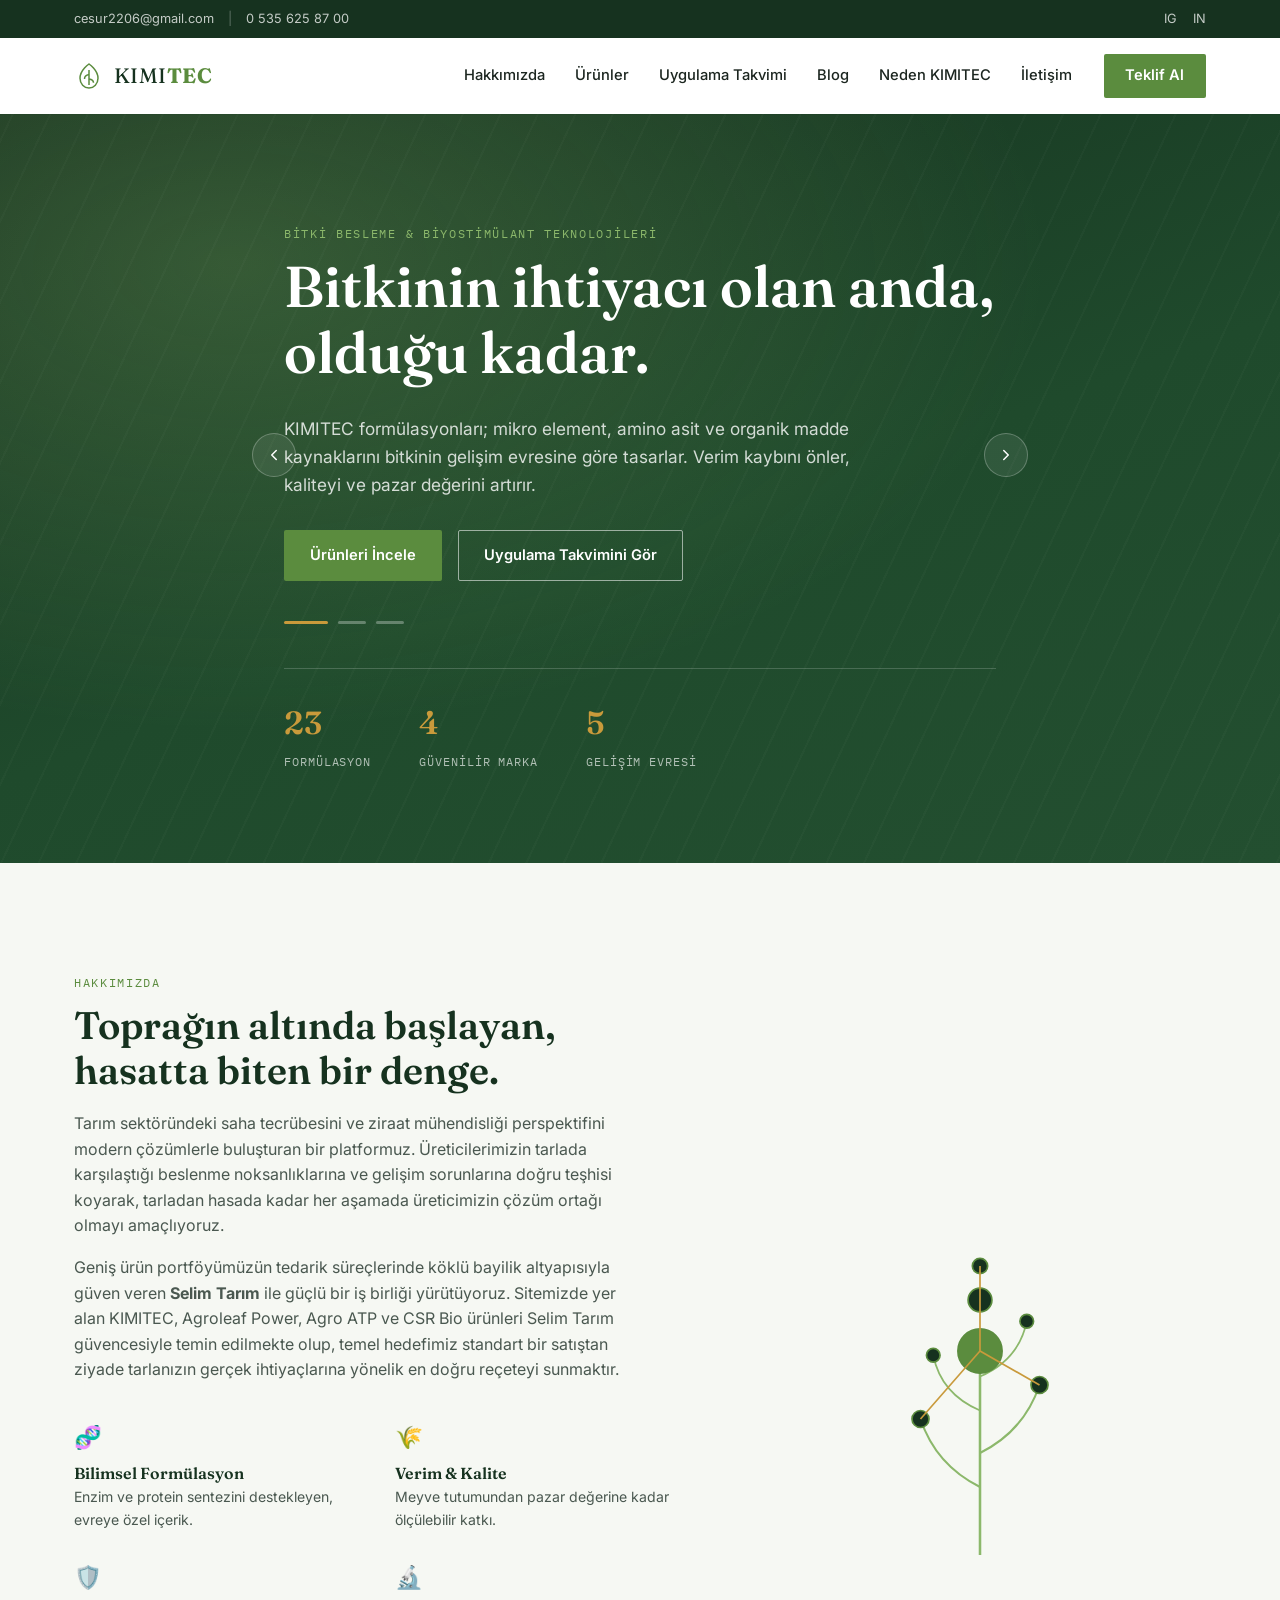
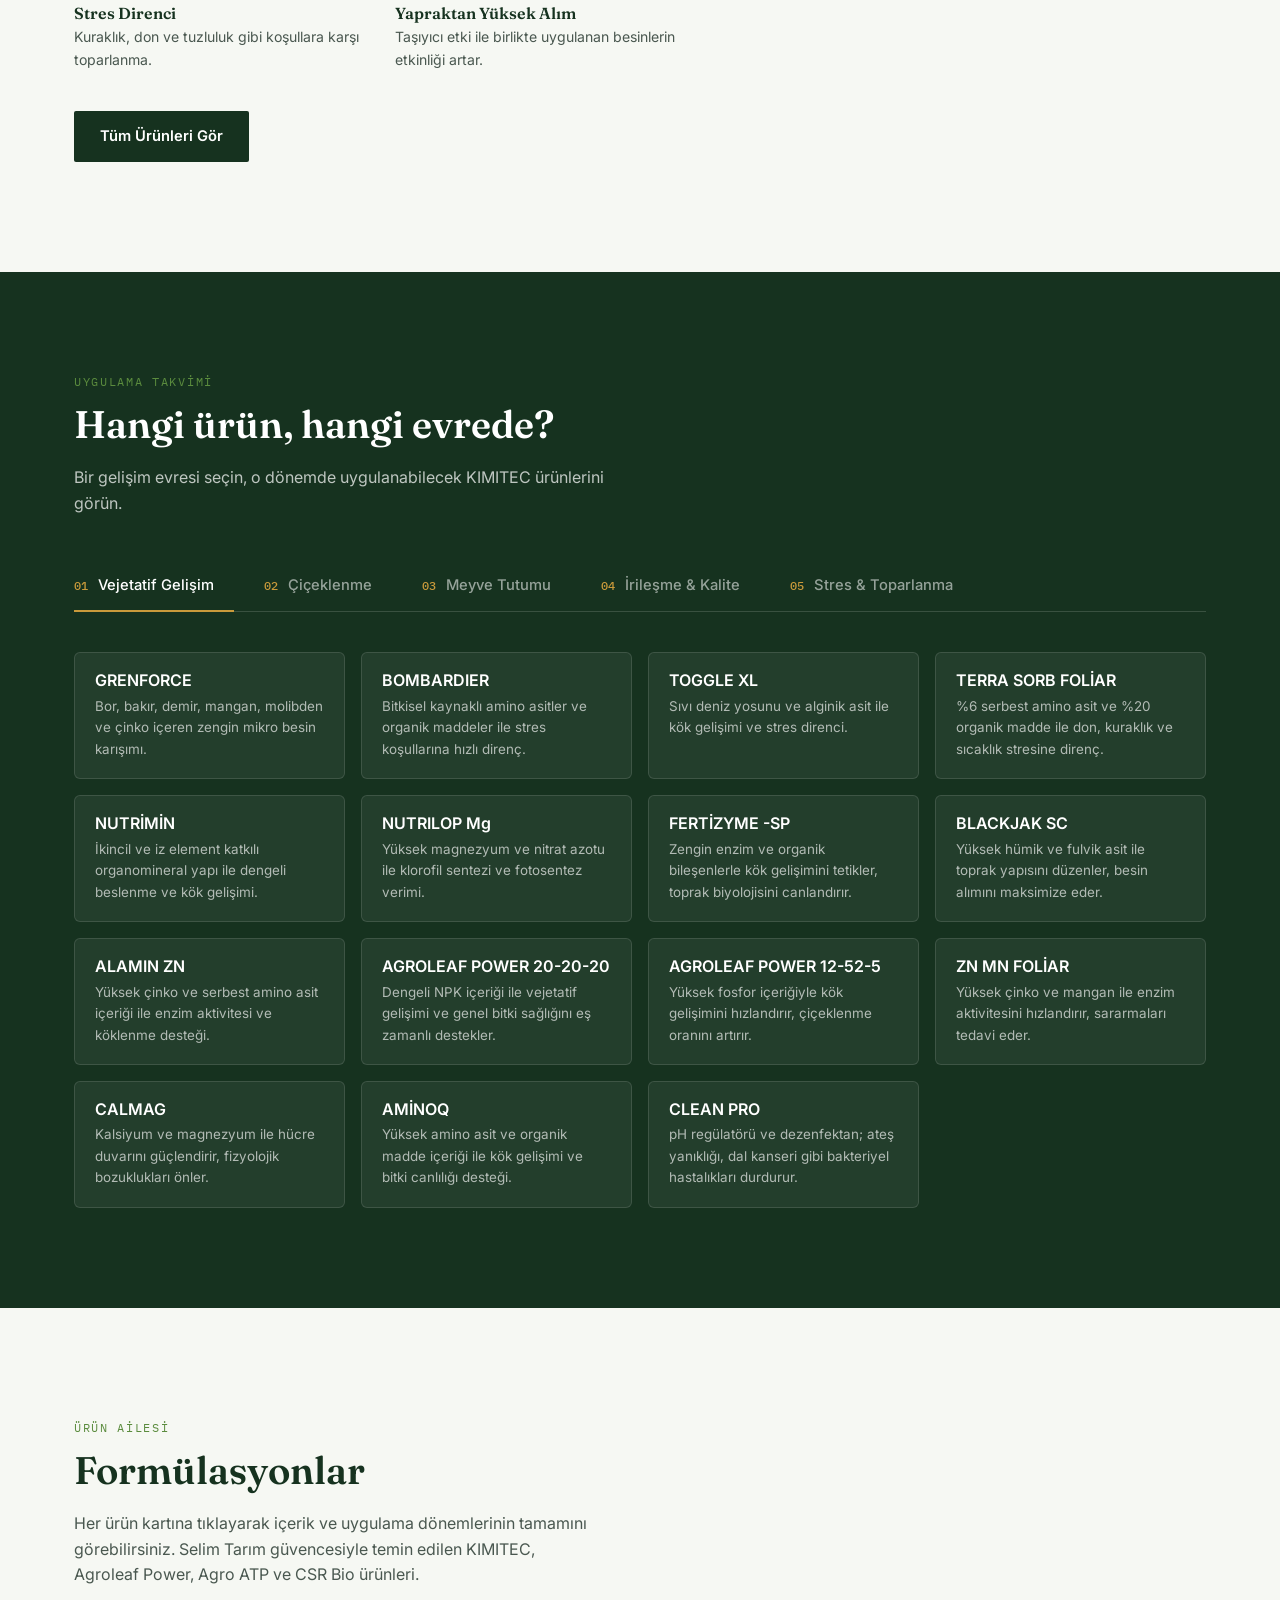
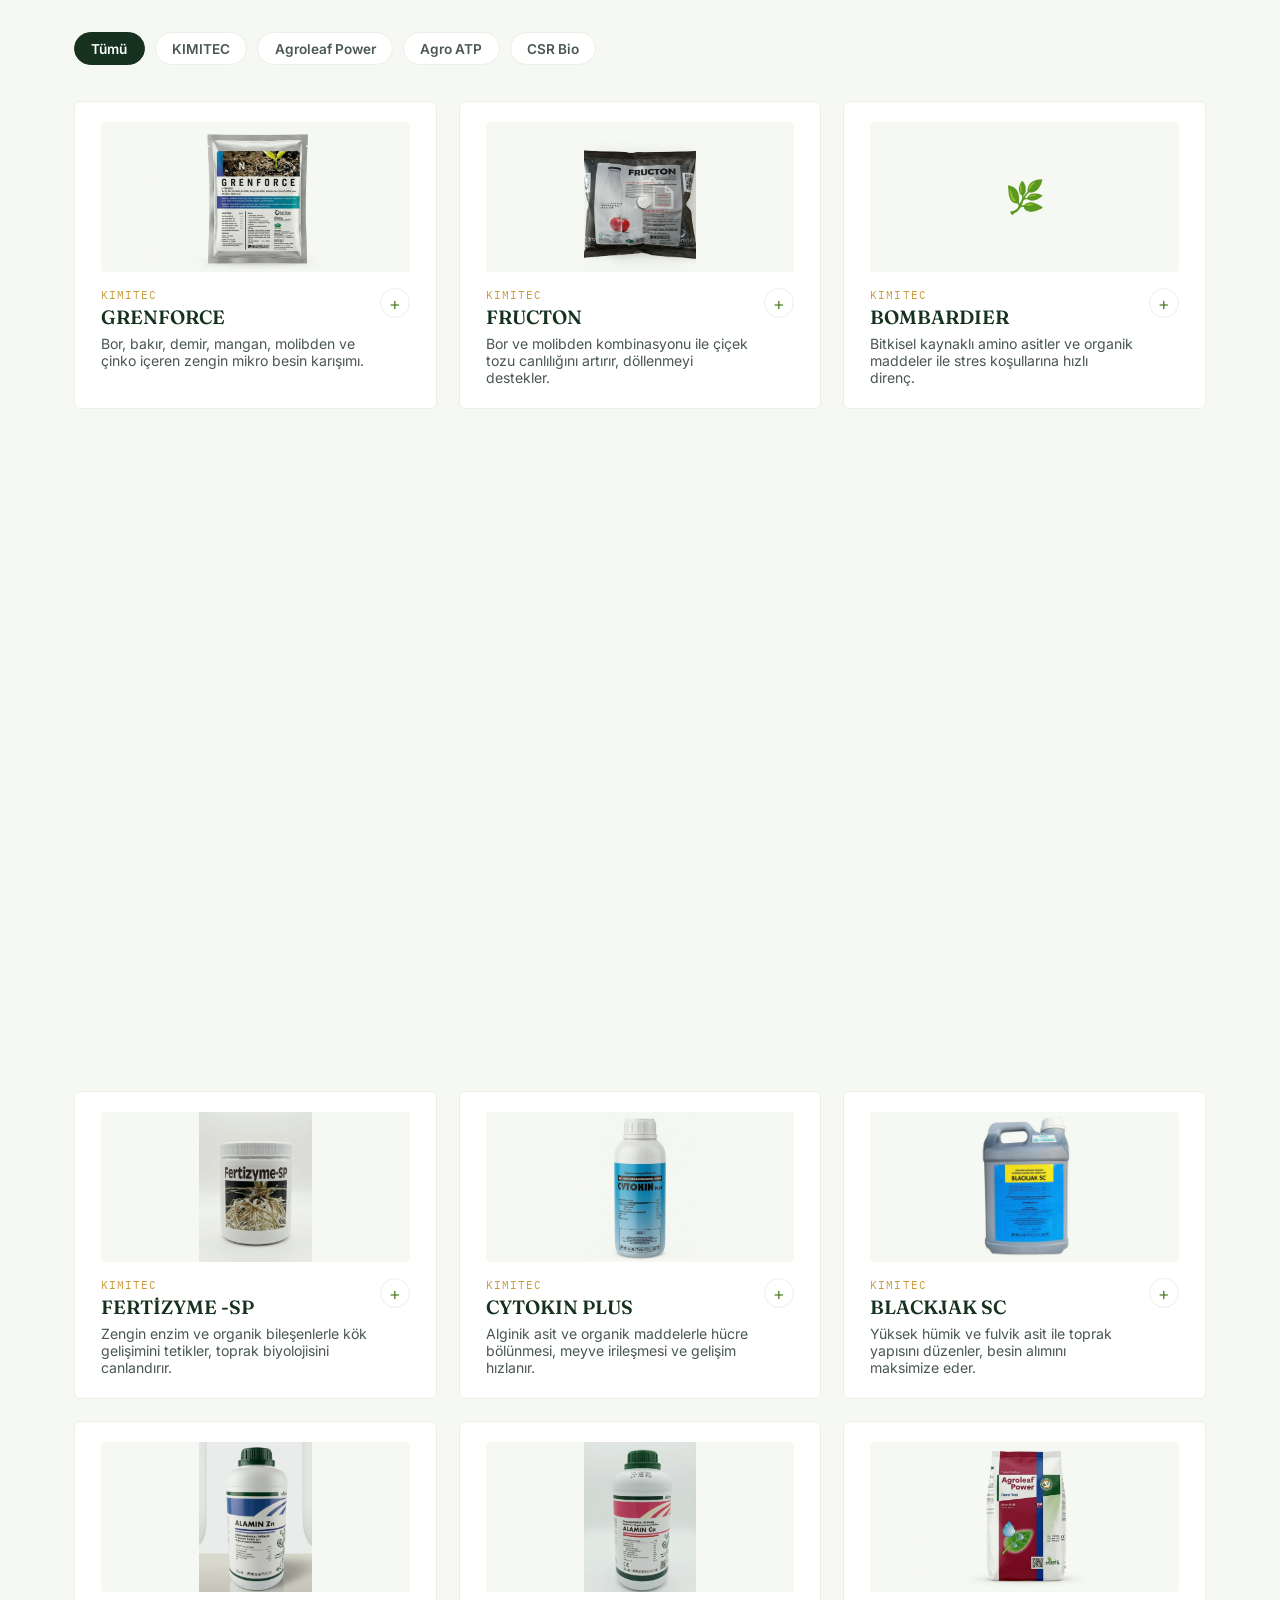
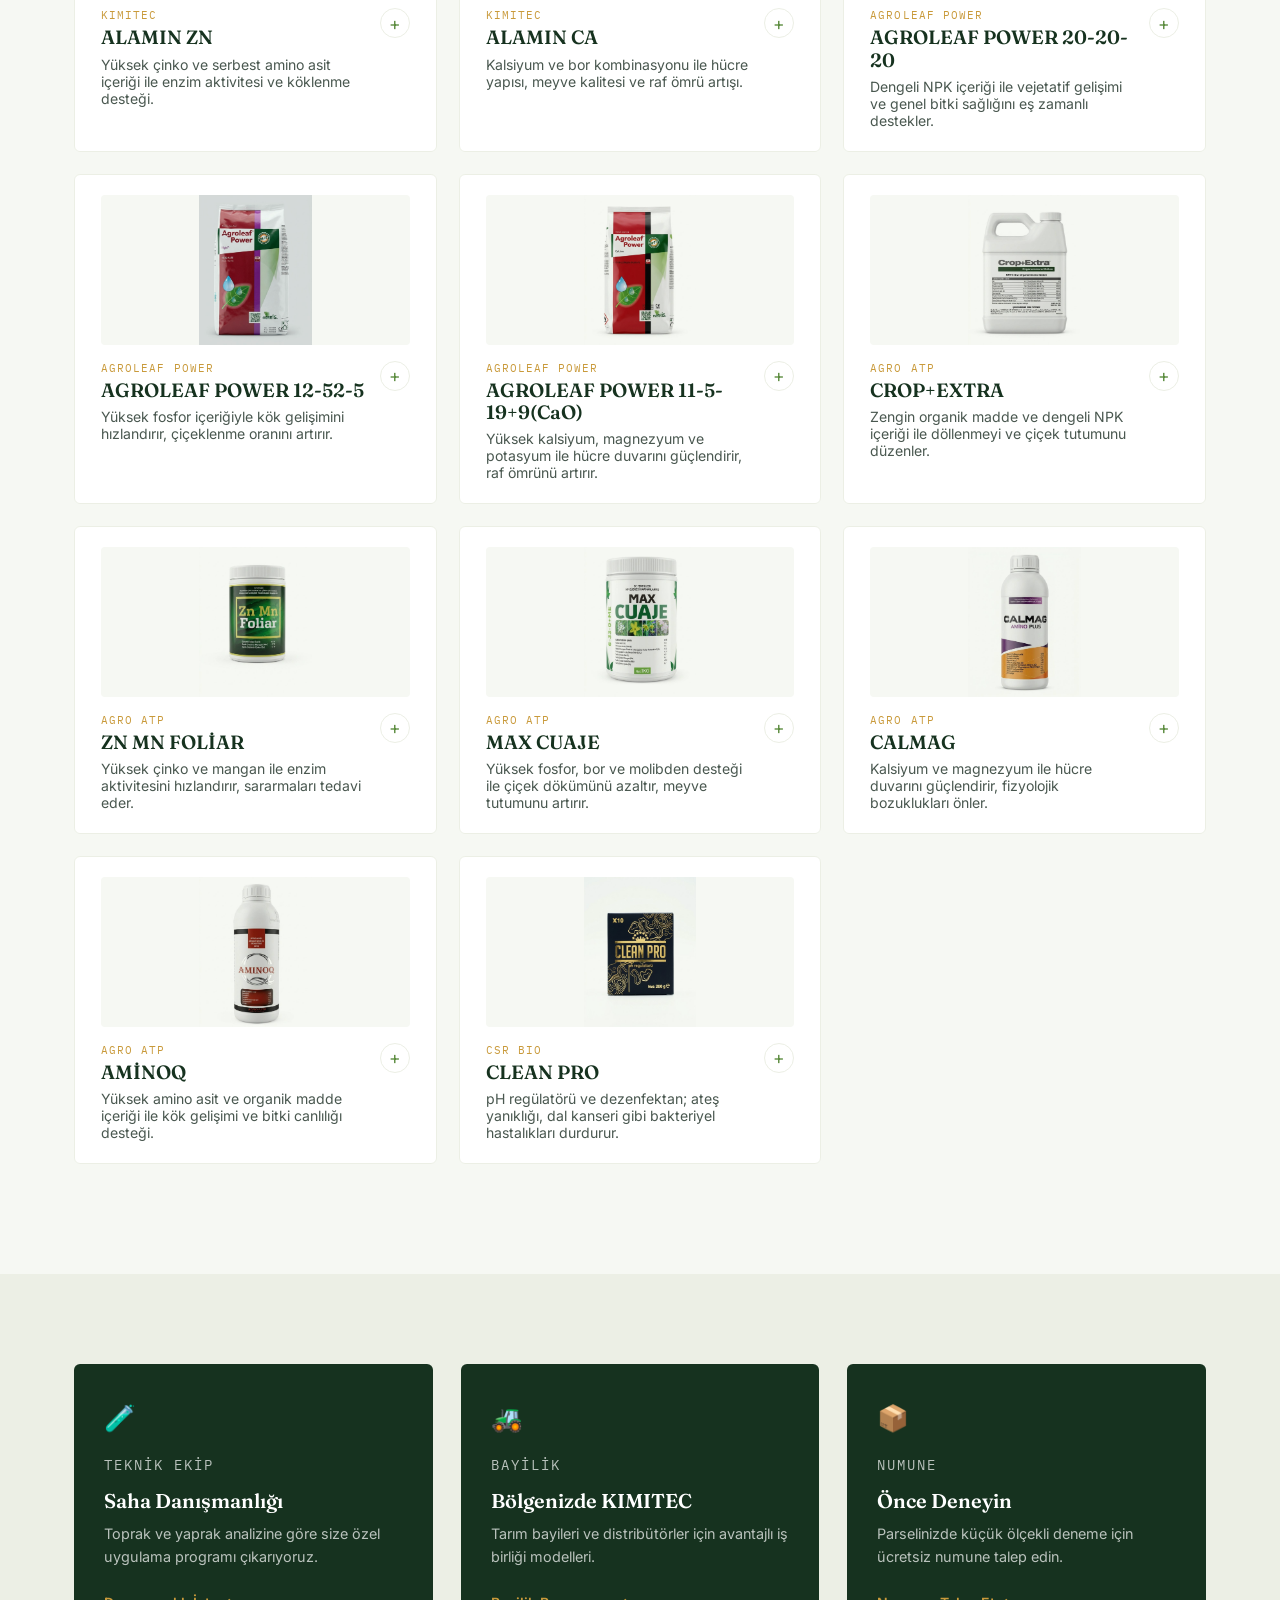
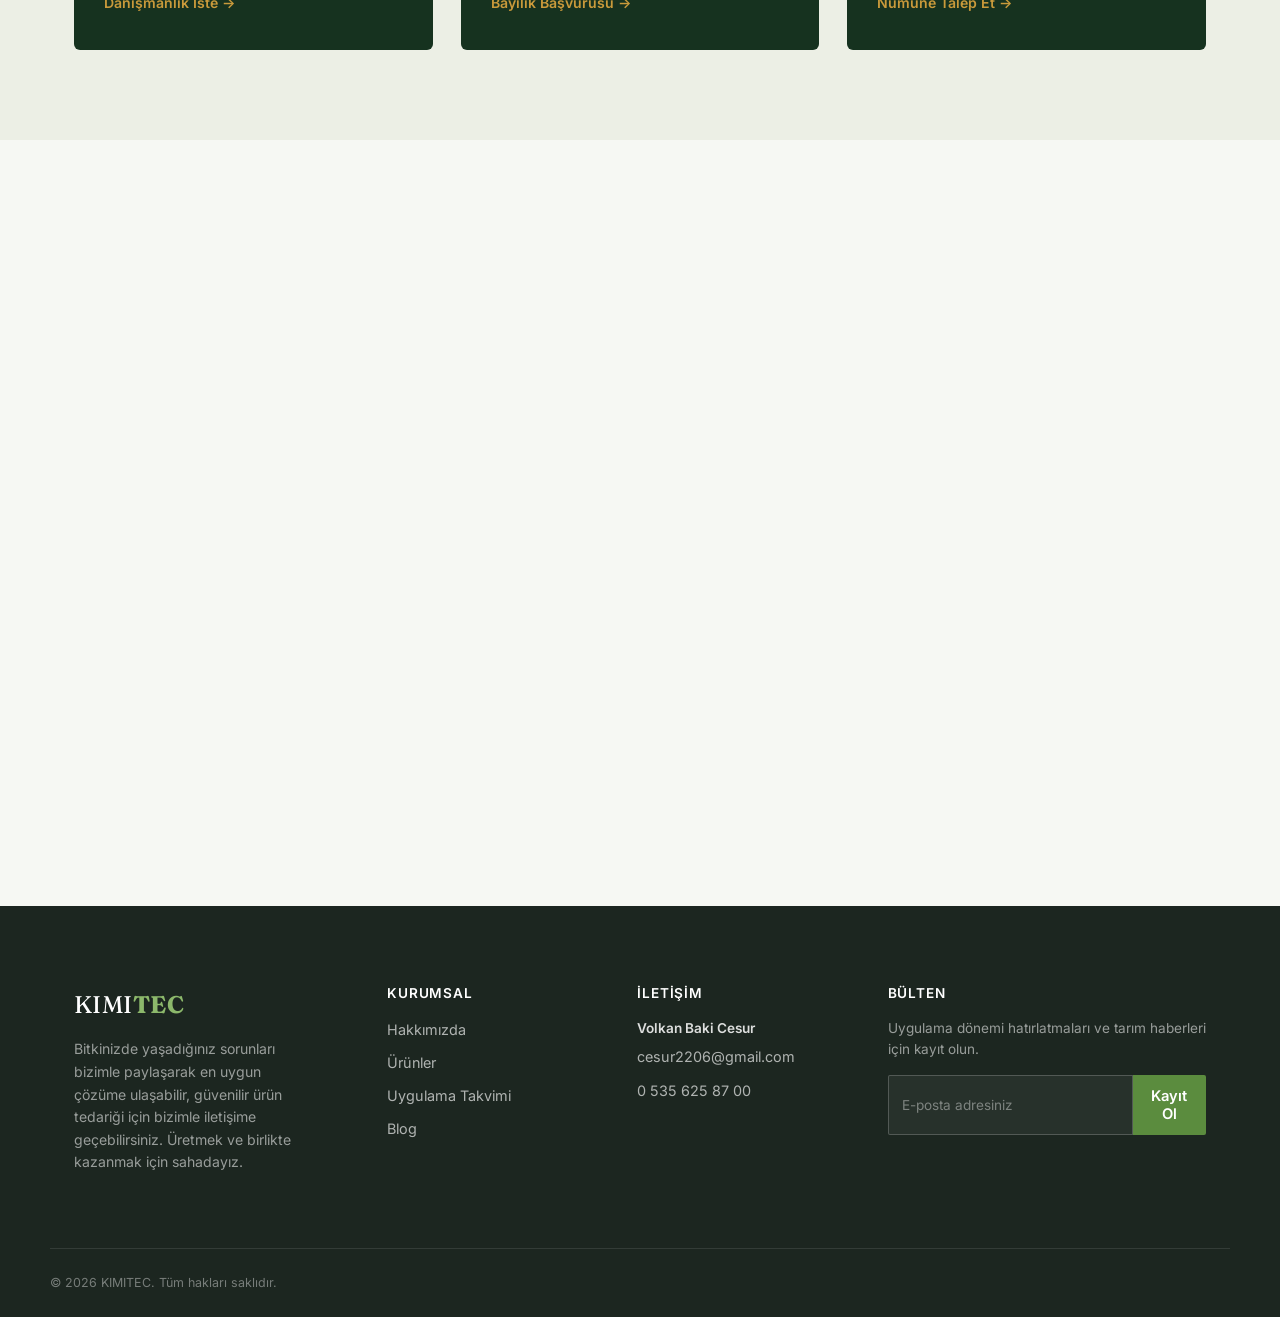
<file: index.html>
<!DOCTYPE html>
<html lang="tr">
<head>
<meta charset="UTF-8">
<meta name="viewport" content="width=device-width, initial-scale=1.0">
<title>KIMITEC | Bitki Beslemede Bilimsel Çözümler</title>
<link rel="preconnect" href="https://fonts.googleapis.com">
<link rel="preconnect" href="https://fonts.gstatic.com" crossorigin>
<link href="https://fonts.googleapis.com/css2?family=Fraunces:opsz,wght@9..144,400;9..144,500;9..144,600;9..144,700&family=Inter:wght@400;500;600;700&family=IBM+Plex+Mono:wght@400;500&display=swap" rel="stylesheet">
<link rel="stylesheet" href="css/style.css">
</head>
<body>

<!-- ÜST BAR -->
<div class="topbar">
  <div class="container topbar__inner">
    <div class="topbar__contact">
      <span>cesur2206@gmail.com</span>
      <span class="topbar__divider">|</span>
      <span>0 535 625 87 00</span>
    </div>
    <div class="topbar__right">
      <a href="#" aria-label="Instagram">IG</a>
      <a href="#" aria-label="LinkedIn">IN</a>
    </div>
  </div>
</div>

<!-- HEADER -->
<header class="header" id="header">
  <div class="container header__inner">
    <a href="#top" class="logo">
      <span class="logo__mark" aria-hidden="true">
        <svg viewBox="0 0 40 40" fill="none" xmlns="http://www.w3.org/2000/svg">
          <path d="M20 4C20 4 8 12 8 23C8 30.2 13.4 36 20 36C26.6 36 32 30.2 32 23C32 12 20 4 20 4Z" stroke="currentColor" stroke-width="2"/>
          <path d="M20 12V32" stroke="currentColor" stroke-width="2"/>
          <path d="M20 18C20 18 14 19 14 24" stroke="currentColor" stroke-width="2"/>
          <path d="M20 24C20 24 26 25 26 29" stroke="currentColor" stroke-width="2"/>
        </svg>
      </span>
      <span class="logo__text">KIMI<strong>TEC</strong></span>
    </a>

    <nav class="nav" id="nav">
      <a href="#hakkimizda">Hakkımızda</a>
      <a href="#urunler">Ürünler</a>
      <a href="#gelisim-evreleri">Uygulama Takvimi</a>
      <a href="#blog">Blog</a>
      <a href="#neden-kimitec">Neden KIMITEC</a>
      <a href="#iletisim">İletişim</a>
    </nav>

    <a href="#iletisim" class="btn btn--primary header__cta">Teklif Al</a>
    <button class="nav-toggle" id="navToggle" aria-label="Menüyü aç" aria-expanded="false">
      <span></span><span></span><span></span>
    </button>
  </div>
</header>

<!-- HERO -->
<section class="hero" id="top">
  <div class="hero__field" aria-hidden="true"></div>
  <div class="container hero__inner">

    <button class="hero__arrow hero__arrow--prev" id="heroPrev" aria-label="Önceki">
      <svg viewBox="0 0 24 24" fill="none"><path d="M15 18l-6-6 6-6" stroke="currentColor" stroke-width="2" stroke-linecap="round" stroke-linejoin="round"/></svg>
    </button>
    <button class="hero__arrow hero__arrow--next" id="heroNext" aria-label="Sonraki">
      <svg viewBox="0 0 24 24" fill="none"><path d="M9 18l6-6-6-6" stroke="currentColor" stroke-width="2" stroke-linecap="round" stroke-linejoin="round"/></svg>
    </button>

    <div class="hero-slides" id="heroSlides">
      <div class="hero-slide is-active">
        <p class="eyebrow">Bitki Besleme &amp; Biyostimülant Teknolojileri</p>
        <h1 class="hero__title">Bitkinin ihtiyacı olan anda,<br>olduğu kadar.</h1>
        <p class="hero__lead">KIMITEC formülasyonları; mikro element, amino asit ve organik madde kaynaklarını
          bitkinin gelişim evresine göre tasarlar. Verim kaybını önler, kaliteyi ve pazar değerini artırır.</p>
        <div class="hero__actions">
          <a href="#urunler" class="btn btn--primary">Ürünleri İncele</a>
          <a href="#gelisim-evreleri" class="btn btn--ghost">Uygulama Takvimini Gör</a>
        </div>
      </div>

      <div class="hero-slide">
        <p class="eyebrow">Geniş Ürün Portföyü</p>
        <h1 class="hero__title">Tek adreste dört<br>güvenilir marka.</h1>
        <p class="hero__lead">KIMITEC, Agroleaf Power, Agro ATP ve CSR Bio formülasyonları; Selim Tarım güvencesiyle
          tedarik edilir. Her ürün, farklı bir beslenme ihtiyacına doğru çözümü sunar.</p>
        <div class="hero__actions">
          <a href="#urunler" class="btn btn--primary">Ürünleri İncele</a>
          <a href="#hakkimizda" class="btn btn--ghost">Hakkımızda</a>
        </div>
      </div>

      <div class="hero-slide">
        <p class="eyebrow">Saha Odaklı Çözüm Ortağı</p>
        <h1 class="hero__title">Tarlanızın gerçek<br>ihtiyacına özel reçete.</h1>
        <p class="hero__lead">Standart bir satıştan ziyade, doğru teşhisle doğru ürünü bir araya getiriyoruz.
          Bitkinizde yaşadığınız sorunları bizimle paylaşın, en uygun çözüme birlikte ulaşalım.</p>
        <div class="hero__actions">
          <a href="#iletisim" class="btn btn--primary">Danışmanlık İste</a>
          <a href="#gelisim-evreleri" class="btn btn--ghost">Uygulama Takvimini Gör</a>
        </div>
      </div>
    </div>

    <div class="hero-dots" id="heroDots">
      <button class="hero-dot is-active" data-index="0" aria-label="1. slayt"></button>
      <button class="hero-dot" data-index="1" aria-label="2. slayt"></button>
      <button class="hero-dot" data-index="2" aria-label="3. slayt"></button>
    </div>

    <div class="hero__stats">
      <div><span>23</span><small>Formülasyon</small></div>
      <div><span>4</span><small>Güvenilir Marka</small></div>
      <div><span>5</span><small>Gelişim Evresi</small></div>
    </div>
  </div>
</section>

<!-- HAKKIMIZDA -->
<section class="about" id="hakkimizda">
  <div class="container about__grid">
    <div class="about__copy">
      <p class="eyebrow eyebrow--dark reveal">Hakkımızda</p>
      <h2 class="reveal">Toprağın altında başlayan,<br>hasatta biten bir denge.</h2>
      <p class="reveal">Tarım sektöründeki saha tecrübesini ve ziraat mühendisliği perspektifini modern çözümlerle buluşturan
        bir platformuz. Üreticilerimizin tarlada karşılaştığı beslenme noksanlıklarına ve gelişim sorunlarına
        doğru teşhisi koyarak, tarladan hasada kadar her aşamada üreticimizin çözüm ortağı olmayı amaçlıyoruz.</p>
      <p class="reveal">Geniş ürün portföyümüzün tedarik süreçlerinde köklü bayilik altyapısıyla güven veren <strong>Selim
        Tarım</strong> ile güçlü bir iş birliği yürütüyoruz. Sitemizde yer alan KIMITEC, Agroleaf Power, Agro
        ATP ve CSR Bio ürünleri Selim Tarım güvencesiyle temin edilmekte olup, temel hedefimiz standart bir satıştan
        ziyade tarlanızın gerçek ihtiyaçlarına yönelik en doğru reçeteyi sunmaktır.</p>

      <div class="pillars">
        <div class="pillar reveal">
          <span class="pillar__icon" aria-hidden="true">🧬</span>
          <h3>Bilimsel Formülasyon</h3>
          <p>Enzim ve protein sentezini destekleyen, evreye özel içerik.</p>
        </div>
        <div class="pillar reveal">
          <span class="pillar__icon" aria-hidden="true">🌾</span>
          <h3>Verim &amp; Kalite</h3>
          <p>Meyve tutumundan pazar değerine kadar ölçülebilir katkı.</p>
        </div>
        <div class="pillar reveal">
          <span class="pillar__icon" aria-hidden="true">🛡️</span>
          <h3>Stres Direnci</h3>
          <p>Kuraklık, don ve tuzluluk gibi koşullara karşı toparlanma.</p>
        </div>
        <div class="pillar reveal">
          <span class="pillar__icon" aria-hidden="true">🔬</span>
          <h3>Yapraktan Yüksek Alım</h3>
          <p>Taşıyıcı etki ile birlikte uygulanan besinlerin etkinliği artar.</p>
        </div>
      </div>

      <a href="#urunler" class="btn btn--dark reveal">Tüm Ürünleri Gör</a>
    </div>

    <div class="about__visual reveal" aria-hidden="true">
      <svg viewBox="0 0 400 480" class="molecule-art">
        <g class="molecule-art__stem">
          <path d="M200 460 C 200 340, 200 300, 200 220" stroke-width="3"/>
          <path d="M200 380 C 160 360, 140 330, 130 300" stroke-width="2.5"/>
          <path d="M200 340 C 240 320, 260 290, 270 260" stroke-width="2.5"/>
          <path d="M200 290 C 165 275, 150 250, 145 225" stroke-width="2"/>
          <path d="M200 250 C 235 235, 250 210, 255 185" stroke-width="2"/>
        </g>
        <g class="molecule-art__nodes">
          <circle cx="200" cy="220" r="26"/>
          <circle cx="130" cy="300" r="10"/>
          <circle cx="270" cy="260" r="10"/>
          <circle cx="145" cy="225" r="8"/>
          <circle cx="255" cy="185" r="8"/>
          <circle cx="200" cy="160" r="14"/>
          <circle cx="200" cy="120" r="9"/>
        </g>
        <g class="molecule-art__bonds">
          <line x1="200" y1="220" x2="200" y2="160" stroke-width="2"/>
          <line x1="200" y1="160" x2="200" y2="120" stroke-width="2"/>
          <line x1="200" y1="220" x2="130" y2="300" stroke-width="2"/>
          <line x1="200" y1="220" x2="270" y2="260" stroke-width="2"/>
        </g>
      </svg>
    </div>
  </div>
</section>

<!-- GELİŞİM EVRELERİ / UYGULAMA TAKVİMİ -->
<section class="stages" id="gelisim-evreleri">
  <div class="container">
    <p class="eyebrow eyebrow--dark reveal">Uygulama Takvimi</p>
    <h2 class="stages__title reveal">Hangi ürün, hangi evrede?</h2>
    <p class="stages__lead reveal">Bir gelişim evresi seçin, o dönemde uygulanabilecek KIMITEC ürünlerini görün.</p>

    <div class="stage-tabs" id="stageTabs" role="tablist">
      <button class="stage-tab is-active" role="tab" aria-selected="true" data-stage="vejetatif">
        <span class="stage-tab__num">01</span>Vejetatif Gelişim
      </button>
      <button class="stage-tab" role="tab" aria-selected="false" data-stage="ciceklenme">
        <span class="stage-tab__num">02</span>Çiçeklenme
      </button>
      <button class="stage-tab" role="tab" aria-selected="false" data-stage="meyve-tutumu">
        <span class="stage-tab__num">03</span>Meyve Tutumu
      </button>
      <button class="stage-tab" role="tab" aria-selected="false" data-stage="irilesme">
        <span class="stage-tab__num">04</span>İrileşme &amp; Kalite
      </button>
      <button class="stage-tab" role="tab" aria-selected="false" data-stage="stres">
        <span class="stage-tab__num">05</span>Stres &amp; Toparlanma
      </button>
    </div>

    <div class="stage-panel" id="stagePanel">
      <!-- JS ile doldurulacak -->
    </div>
  </div>
</section>

<!-- ÜRÜNLER -->
<section class="products" id="urunler">
  <div class="container">
    <p class="eyebrow eyebrow--dark reveal">Ürün Ailesi</p>
    <h2 class="reveal">Formülasyonlar</h2>
    <p class="products__lead reveal">Her ürün kartına tıklayarak içerik ve uygulama dönemlerinin tamamını görebilirsiniz. Selim Tarım güvencesiyle temin edilen KIMITEC, Agroleaf Power, Agro ATP ve CSR Bio ürünleri.</p>

    <div class="brand-tabs" id="brandTabs">
      <button class="brand-tab is-active" data-brand="all">Tümü</button>
      <button class="brand-tab" data-brand="KIMITEC">KIMITEC</button>
      <button class="brand-tab" data-brand="AGROLEAF POWER">Agroleaf Power</button>
      <button class="brand-tab" data-brand="AGRO ATP">Agro ATP</button>
      <button class="brand-tab" data-brand="CSR BIO">CSR Bio</button>
    </div>

    <div class="product-grid" id="productGrid">
      <!-- JS ile doldurulacak -->
    </div>
  </div>
</section>

<!-- CTA BANT -->
<section class="cta-band" id="neden-kimitec">
  <div class="container cta-band__grid">
    <div class="cta-card reveal">
      <span class="cta-card__icon" aria-hidden="true">🧪</span>
      <p class="eyebrow eyebrow--light">Teknik Ekip</p>
      <h3>Saha Danışmanlığı</h3>
      <p>Toprak ve yaprak analizine göre size özel uygulama programı çıkarıyoruz.</p>
      <a href="#iletisim">Danışmanlık İste →</a>
    </div>
    <div class="cta-card reveal">
      <span class="cta-card__icon" aria-hidden="true">🚜</span>
      <p class="eyebrow eyebrow--light">Bayilik</p>
      <h3>Bölgenizde KIMITEC</h3>
      <p>Tarım bayileri ve distribütörler için avantajlı iş birliği modelleri.</p>
      <a href="#iletisim">Bayilik Başvurusu →</a>
    </div>
    <div class="cta-card reveal">
      <span class="cta-card__icon" aria-hidden="true">📦</span>
      <p class="eyebrow eyebrow--light">Numune</p>
      <h3>Önce Deneyin</h3>
      <p>Parselinizde küçük ölçekli deneme için ücretsiz numune talep edin.</p>
      <a href="#iletisim">Numune Talep Et →</a>
    </div>
  </div>
</section>

<!-- BLOG -->
<section class="blog" id="blog">
  <div class="container">
    <p class="eyebrow eyebrow--dark reveal">Blog</p>
    <h2 class="reveal">Sahadan Notlar</h2>
    <p class="blog__lead reveal">Bitki besleme, uygulama zamanlaması ve saha gözlemleri üzerine kısa yazılar.</p>

    <div class="blog-grid">
      <article class="blog-card reveal">
        <div class="blog-card__icon blog-card__icon--leaf" aria-hidden="true">🌱</div>
        <p class="blog-card__meta"><span class="blog-card__tag">Bitki Besleme</span><span class="blog-card__date">12 Ağu 2026</span></p>
        <h3>Çiçeklenme Döneminde Bor Eksikliği Nasıl Anlaşılır?</h3>
        <p>Çiçek tozu canlılığından düşük meyve tutumuna kadar bor noksanlığının sahada verdiği ilk
          belirtileri ve doğru zamanlı müdahale yöntemlerini derledik.</p>
        <a href="#" class="blog-card__link">Devamını Oku →</a>
      </article>

      <article class="blog-card reveal">
        <div class="blog-card__icon blog-card__icon--amber" aria-hidden="true">🍅</div>
        <p class="blog-card__meta"><span class="blog-card__tag">Meyve Kalitesi</span><span class="blog-card__date">3 Ağu 2026</span></p>
        <h3>Kalsiyum Noksanlığı ve Çiçek Burnu Çürüklüğü</h3>
        <p>Domates ve biberde sık görülen çiçek burnu çürüklüğünün arkasındaki kalsiyum taşınma sorununu
          ve önleyici uygulama takvimini anlatıyoruz.</p>
        <a href="#" class="blog-card__link">Devamını Oku →</a>
      </article>

      <article class="blog-card reveal">
        <div class="blog-card__icon blog-card__icon--soil" aria-hidden="true">💧</div>
        <p class="blog-card__meta"><span class="blog-card__tag">Stres Yönetimi</span><span class="blog-card__date">27 Tem 2026</span></p>
        <h3>Kuraklık Stresine Karşı 5 Pratik Öneri</h3>
        <p>Sıcak dalgası öncesinde ve sonrasında bitkinin toparlanma süresini kısaltmak için sahada
          uygulayabileceğiniz beş somut adımı sıraladık.</p>
        <a href="#" class="blog-card__link">Devamını Oku →</a>
      </article>
    </div>
  </div>
</section>

<!-- İLETİŞİM / FOOTER -->
<footer class="footer" id="iletisim">
  <div class="container footer__grid">
    <div class="footer__brand">
      <span class="logo__text logo__text--light">KIMI<strong>TEC</strong></span>
      <p>Bitkinizde yaşadığınız sorunları bizimle paylaşarak en uygun çözüme ulaşabilir, güvenilir ürün
        tedariği için bizimle iletişime geçebilirsiniz. Üretmek ve birlikte kazanmak için sahadayız.</p>
    </div>
    <div class="footer__col">
      <h4>Kurumsal</h4>
      <a href="#hakkimizda">Hakkımızda</a>
      <a href="#urunler">Ürünler</a>
      <a href="#gelisim-evreleri">Uygulama Takvimi</a>
      <a href="#blog">Blog</a>
    </div>
    <div class="footer__col">
      <h4>İletişim</h4>
      <p style="color:rgba(255,255,255,.85); font-weight:600; margin-bottom:6px;">Volkan Baki Cesur</p>
      <a href="mailto:cesur2206@gmail.com">cesur2206@gmail.com</a>
      <a href="tel:05356258700">0 535 625 87 00</a>
    </div>
    <div class="footer__col">
      <h4>Bülten</h4>
      <p>Uygulama dönemi hatırlatmaları ve tarım haberleri için kayıt olun.</p>
      <form class="footer__form" id="newsletterForm">
        <input type="email" placeholder="E-posta adresiniz" required aria-label="E-posta adresiniz">
        <button type="submit" class="btn btn--primary">Kayıt Ol</button>
      </form>
    </div>
  </div>
  <div class="footer__bottom container">
    <span>© <span id="year"></span> KIMITEC. Tüm hakları saklıdır.</span>
  </div>
</footer>

<script src="js/script.js"></script>
</body>
</html>
</file>
<file: css/style.css>
/* ==========================================================
   KIMITEC — Design Tokens
   ========================================================== */
:root{
  --forest:      #16321F;
  --forest-2:    #1F4A2C;
  --leaf:        #5B8C3E;
  --leaf-light:  #8CB86B;
  --amber:       #C99A3B;
  --soil:        #5C4030;
  --paper:       #F6F8F3;
  --paper-dim:   #ECEFE5;
  --ink:         #1C2620;
  --ink-soft:    #4A5850;
  --white:       #FFFFFF;

  --font-display: "Fraunces", serif;
  --font-body: "Inter", sans-serif;
  --font-mono: "IBM Plex Mono", monospace;

  --container: 1180px;
  --radius: 6px;
  --shadow-soft: 0 20px 50px -25px rgba(22,50,31,0.35);
}

*,*::before,*::after{ box-sizing:border-box; }
html{ scroll-behavior:smooth; }
body{
  margin:0;
  font-family:var(--font-body);
  color:var(--ink);
  background:var(--paper);
  line-height:1.6;
  -webkit-font-smoothing:antialiased;
}
h1,h2,h3,h4{
  font-family:var(--font-display);
  color:var(--forest);
  line-height:1.15;
  margin:0 0 .5em;
  font-weight:600;
}
p{ margin:0 0 1em; color:var(--ink-soft); }
a{ color:inherit; text-decoration:none; }
img{ max-width:100%; display:block; }
ul{ margin:0; padding:0; list-style:none; }
button{ font-family:inherit; cursor:pointer; }
:focus-visible{ outline:2px solid var(--amber); outline-offset:3px; }

@media (prefers-reduced-motion: reduce){
  *{ animation-duration:.001ms !important; animation-iteration-count:1 !important; transition-duration:.001ms !important; scroll-behavior:auto !important; }
}

.container{
  max-width:var(--container);
  margin:0 auto;
  padding:0 24px;
}

.eyebrow{
  font-family:var(--font-mono);
  font-size:.75rem;
  letter-spacing:.14em;
  text-transform:uppercase;
  color:var(--leaf-light);
  margin:0 0 .9em;
}
.eyebrow--dark{ color:var(--leaf); }
.eyebrow--light{ color:var(--amber); }

/* Buttons */
.btn{
  display:inline-flex;
  align-items:center;
  gap:.5em;
  padding:.85em 1.7em;
  border-radius:2px;
  font-weight:600;
  font-size:.92rem;
  border:1px solid transparent;
  transition:transform .18s ease, background .18s ease, color .18s ease, border-color .18s ease;
}
.btn--primary{ background:var(--leaf); color:var(--white); }
.btn--primary:hover{ background:var(--forest-2); transform:translateY(-2px); }
.btn--ghost{ border-color:rgba(255,255,255,.55); color:var(--white); }
.btn--ghost:hover{ background:rgba(255,255,255,.12); transform:translateY(-2px); }
.btn--dark{ background:var(--forest); color:var(--white); }
.btn--dark:hover{ background:var(--ink); transform:translateY(-2px); }

/* ==========================================================
   Top bar
   ========================================================== */
.topbar{ background:var(--forest); color:rgba(255,255,255,.75); font-size:.8rem; }
.topbar__inner{ display:flex; justify-content:space-between; align-items:center; height:38px; }
.topbar__divider{ margin:0 10px; opacity:.4; }
.topbar__right{ display:flex; align-items:center; gap:16px; }
.topbar__right a{ color:rgba(255,255,255,.75); }
.topbar__right a:hover{ color:var(--amber); }
.topbar__cta{ font-family:var(--font-mono); letter-spacing:.04em; color:var(--amber) !important; }
@media (max-width:640px){
  .topbar__contact span:first-child{ display:none; }
  .topbar__divider{ display:none; }
}

/* ==========================================================
   Header / Nav
   ========================================================== */
.header{
  background:var(--white);
  position:sticky; top:0; z-index:50;
  box-shadow:0 1px 0 rgba(22,50,31,.08);
}
.header__inner{ display:flex; align-items:center; gap:32px; height:76px; }
.logo{ display:flex; align-items:center; gap:10px; margin-right:auto; }
.logo__mark{ color:var(--leaf); width:30px; height:30px; }
.logo__mark svg{ width:100%; height:100%; }
.logo__text{ font-family:var(--font-display); font-size:1.3rem; letter-spacing:.02em; color:var(--forest); }
.logo__text strong{ color:var(--leaf); font-weight:700; }
.logo__text--light{ color:var(--white); font-size:1.5rem; }
.logo__text--light strong{ color:var(--leaf-light); }

.nav{ display:flex; gap:30px; }
.nav a{
  font-size:.92rem; font-weight:500; color:var(--ink);
  position:relative; padding:4px 0;
}
.nav a::after{
  content:""; position:absolute; left:0; bottom:-2px; width:0; height:2px;
  background:var(--leaf); transition:width .2s ease;
}
.nav a:hover::after{ width:100%; }

.header__cta{ padding:.65em 1.4em; }
.nav-toggle{
  display:none; flex-direction:column; justify-content:center; gap:5px;
  width:38px; height:38px; background:none; border:none; padding:0;
}
.nav-toggle span{ display:block; height:2px; background:var(--forest); border-radius:2px; }

@media (max-width:900px){
  .nav{
    position:absolute; top:76px; left:0; right:0;
    background:var(--white); flex-direction:column; gap:0;
    max-height:0; overflow:hidden; transition:max-height .3s ease;
    box-shadow:0 12px 20px -12px rgba(0,0,0,.15);
  }
  .nav.is-open{ max-height:340px; }
  .nav a{ padding:16px 24px; border-top:1px solid var(--paper-dim); }
  .header__cta{ display:none; }
  .nav-toggle{ display:flex; }
}

/* ==========================================================
   Hero
   ========================================================== */
.hero{
  position:relative;
  background:
    radial-gradient(ellipse at 18% 20%, rgba(140,184,107,.25), transparent 55%),
    linear-gradient(160deg, var(--forest) 0%, var(--forest-2) 55%, #234f30 100%);
  color:var(--white);
  overflow:hidden;
  padding:110px 0 90px;
}
.hero__field{
  position:absolute; inset:-20%;
  background-image:
    repeating-linear-gradient(115deg, rgba(255,255,255,.035) 0 2px, transparent 2px 34px);
  opacity:.6;
  animation:fieldDrift 26s linear infinite;
}
@keyframes fieldDrift{
  from{ transform:translate(0,0); }
  to{ transform:translate(-34px, 24px); }
}
.hero__inner{ position:relative; max-width:760px; }

.hero-slides{
  display:grid;
}
.hero-slide{
  grid-area:1/1;
  opacity:0;
  visibility:hidden;
  transition:opacity .5s ease;
  pointer-events:none;
}
.hero-slide.is-active{
  opacity:1;
  visibility:visible;
  pointer-events:auto;
}

.hero__title{
  color:var(--white);
  font-size:clamp(2.2rem, 5vw, 3.6rem);
  font-weight:600;
}
.hero__lead{ color:rgba(255,255,255,.8); font-size:1.08rem; max-width:600px; }
.hero__actions{ display:flex; gap:16px; flex-wrap:wrap; margin:32px 0 40px; }

.hero-dots{ display:flex; gap:10px; margin-bottom:44px; }
.hero-dot{
  width:28px; height:3px; border-radius:2px; background:rgba(255,255,255,.3);
  border:none; padding:0; transition:background .2s ease, width .2s ease;
}
.hero-dot.is-active{ background:var(--amber); width:44px; }
.hero-dot:hover{ background:rgba(255,255,255,.55); }

.hero__arrow{
  position:absolute; top:38%; z-index:5;
  width:44px; height:44px; border-radius:50%;
  background:rgba(255,255,255,.08); border:1px solid rgba(255,255,255,.25);
  color:var(--white); display:flex; align-items:center; justify-content:center;
  transition:background .2s ease, transform .2s ease;
}
.hero__arrow svg{ width:18px; height:18px; }
.hero__arrow:hover{ background:rgba(255,255,255,.18); transform:translateY(-2px); }
.hero__arrow--prev{ left:-64px; }
.hero__arrow--next{ right:-64px; }

@media (max-width:1300px){
  .hero__arrow--prev{ left:-8px; }
  .hero__arrow--next{ right:-8px; }
}
@media (max-width:640px){
  .hero__arrow{ display:none; }
}

.hero__stats{ display:flex; gap:48px; flex-wrap:wrap; border-top:1px solid rgba(255,255,255,.18); padding-top:28px; }
.hero__stats span{ display:block; font-family:var(--font-display); font-size:2rem; color:var(--amber); font-weight:600; }
.hero__stats small{ font-family:var(--font-mono); font-size:.72rem; letter-spacing:.08em; text-transform:uppercase; color:rgba(255,255,255,.65); }

/* ==========================================================
   About
   ========================================================== */
.about{ padding:110px 0; }
.about__grid{ display:grid; grid-template-columns:1.15fr .85fr; gap:70px; align-items:center; }
.about h2{ font-size:clamp(1.7rem, 3vw, 2.5rem); max-width:520px; }
.about__copy > p{ max-width:560px; }

.pillars{ display:grid; grid-template-columns:1fr 1fr; gap:28px 32px; margin:36px 0 40px; }
.pillar{ transition:transform .25s ease; }
.pillar:hover{ transform:translateY(-4px); }
.pillar__icon{ font-size:1.4rem; display:block; margin-bottom:.4em; transition:transform .3s ease; }
.pillar:hover .pillar__icon{ transform:scale(1.15) rotate(-4deg); }
.pillar h3{ font-size:1rem; margin-bottom:.25em; }
.pillar p{ font-size:.88rem; margin:0; }

.about__visual{ display:flex; justify-content:center; }
.molecule-art{ width:100%; max-width:340px; animation:moleculeFloat 6s ease-in-out infinite; }
@keyframes moleculeFloat{
  0%, 100%{ transform:translateY(0) rotate(0deg); }
  50%{ transform:translateY(-14px) rotate(1.5deg); }
}
.molecule-art__nodes circle{ transition:r .3s ease; }
.about__visual:hover .molecule-art{ animation-play-state:paused; }
.molecule-art__stem path{ fill:none; stroke:var(--leaf-light); }
.molecule-art__bonds line{ stroke:var(--amber); }
.molecule-art__nodes circle{ fill:var(--forest); stroke:var(--leaf); stroke-width:2; }
.molecule-art__nodes circle:first-child{ fill:var(--leaf); }

@media (max-width:900px){
  .about__grid{ grid-template-columns:1fr; gap:48px; }
  .about__visual{ order:-1; }
  .molecule-art{ max-width:220px; }
}
@media (max-width:520px){
  .pillars{ grid-template-columns:1fr; }
}

/* ==========================================================
   Growth stage timeline (signature element)
   ========================================================== */
.stages{ background:var(--forest); color:var(--white); padding:100px 0; }
.stages__title{ color:var(--white); font-size:clamp(1.7rem,3vw,2.4rem); max-width:600px; }
.stages__lead{ color:rgba(255,255,255,.72); max-width:560px; }

.stage-tabs{
  display:flex; gap:2px; margin:44px 0 0; flex-wrap:wrap;
  border-bottom:1px solid rgba(255,255,255,.15);
}
.stage-tab{
  background:none; border:none; color:rgba(255,255,255,.55);
  padding:16px 20px 16px 0; margin-right:28px;
  font-size:.92rem; font-weight:500; text-align:left;
  border-bottom:2px solid transparent; margin-bottom:-1px;
  display:flex; align-items:baseline; gap:10px;
  transition:color .2s ease, border-color .2s ease;
}
.stage-tab__num{ font-family:var(--font-mono); font-size:.72rem; color:var(--amber); }
.stage-tab:hover{ color:var(--white); }
.stage-tab.is-active{ color:var(--white); border-color:var(--amber); }

.stage-panel{
  margin-top:40px;
  display:grid;
  grid-template-columns:repeat(auto-fill, minmax(230px,1fr));
  gap:16px;
}
.stage-chip{
  background:rgba(255,255,255,.06);
  border:1px solid rgba(255,255,255,.12);
  border-radius:var(--radius);
  padding:18px 20px;
  animation:chipIn .35s ease both;
}
.stage-chip h4{ color:var(--white); font-size:1rem; margin:0 0 6px; font-family:var(--font-body); font-weight:600; }
.stage-chip p{ color:rgba(255,255,255,.65); font-size:.84rem; margin:0; }
@keyframes chipIn{ from{ opacity:0; transform:translateY(8px); } to{ opacity:1; transform:none; } }

/* ==========================================================
   Products
   ========================================================== */
.products{ padding:110px 0; }
.products h2{ font-size:clamp(1.7rem,3vw,2.4rem); }
.products__lead{ max-width:520px; margin-bottom:44px; }

.brand-tabs{
  display:flex; gap:10px; flex-wrap:wrap; margin:8px 0 36px;
}
.brand-tab{
  background:var(--white); border:1px solid var(--paper-dim); color:var(--ink-soft);
  padding:.55em 1.2em; border-radius:20px; font-size:.85rem; font-weight:600;
  transition:background .2s ease, color .2s ease, border-color .2s ease;
}
.brand-tab:hover{ border-color:var(--leaf-light); }
.brand-tab.is-active{ background:var(--forest); color:var(--white); border-color:var(--forest); }

.product-grid{
  display:grid;
  grid-template-columns:repeat(auto-fill, minmax(300px, 1fr));
  gap:22px;
}
.product-card{
  background:var(--white);
  border:1px solid var(--paper-dim);
  border-radius:var(--radius);
  padding:20px 26px 22px;
  transition:box-shadow .2s ease, transform .2s ease;
}
.product-card:hover{ box-shadow:var(--shadow-soft); transform:translateY(-3px); }

.product-card__media{
  width:100%; height:150px; margin:0 0 16px;
  display:flex; align-items:center; justify-content:center;
  background:var(--paper); border-radius:4px; overflow:hidden;
}
.product-card__media img{ height:100%; width:100%; object-fit:contain; mix-blend-mode:multiply; transition:transform .35s ease; }
.product-card:hover .product-card__media img{ transform:scale(1.08); }
.product-card__media--empty{ color:var(--leaf-light); font-size:2rem; }

.product-card__brand{
  font-family:var(--font-mono); font-size:.66rem; letter-spacing:.1em; text-transform:uppercase;
  color:var(--amber); margin:0 0 4px;
}

.product-card__head{
  display:flex; justify-content:space-between; align-items:flex-start; gap:12px;
  cursor:pointer; background:none; border:none; width:100%; text-align:left; padding:0;
}
.product-card__name{ font-family:var(--font-display); font-size:1.2rem; color:var(--forest); margin:0; }
.product-card__teaser{ font-size:.88rem; margin:.5em 0 0; }
.product-card__toggle{
  flex:none; width:30px; height:30px; border-radius:50%;
  border:1px solid var(--paper-dim); color:var(--leaf);
  display:flex; align-items:center; justify-content:center;
  font-size:1.1rem; transition:transform .25s ease, background .2s ease;
}
.product-card.is-open .product-card__toggle{ transform:rotate(45deg); background:var(--leaf); color:var(--white); border-color:var(--leaf); }

.product-card__body{
  max-height:0; overflow:hidden; transition:max-height .35s ease;
}
.product-card.is-open .product-card__body{ max-height:900px; }
.product-card__list{ margin:18px 0 0; padding-top:16px; border-top:1px solid var(--paper-dim); }
.product-card__list li{
  position:relative; padding-left:18px; margin-bottom:10px;
  font-size:.87rem; color:var(--ink-soft);
}
.product-card__list li::before{
  content:""; position:absolute; left:0; top:.55em;
  width:6px; height:6px; border-radius:50%; background:var(--leaf-light);
}

/* ==========================================================
   CTA band
   ========================================================== */
.cta-band{ background:var(--paper-dim); padding:90px 0; }
.cta-band__grid{ display:grid; grid-template-columns:repeat(3,1fr); gap:28px; }
.cta-card{
  background:var(--forest);
  color:var(--white);
  padding:34px 30px;
  border-radius:var(--radius);
}
.cta-card__icon{ font-size:1.6rem; display:block; margin-bottom:14px; }
.cta-card h3{ color:var(--white); font-size:1.25rem; }
.cta-card p{ color:rgba(255,255,255,.7); font-size:.9rem; }
.cta-card a{ display:inline-block; margin-top:10px; color:var(--amber); font-weight:600; font-size:.88rem; }
.cta-card a:hover{ text-decoration:underline; }

@media (max-width:900px){
  .cta-band__grid{ grid-template-columns:1fr; }
}

/* ==========================================================
   Blog
   ========================================================== */
.blog{ padding:110px 0; }
.blog h2{ font-size:clamp(1.7rem,3vw,2.4rem); }
.blog__lead{ max-width:520px; margin-bottom:44px; }

.blog-grid{
  display:grid;
  grid-template-columns:repeat(auto-fit, minmax(280px, 1fr));
  gap:24px;
}
.blog-card{
  background:var(--white);
  border:1px solid var(--paper-dim);
  border-radius:var(--radius);
  padding:28px 26px 30px;
  transition:box-shadow .25s ease, transform .25s ease;
}
.blog-card:hover{ box-shadow:var(--shadow-soft); transform:translateY(-4px); }
.blog-card__icon{
  width:52px; height:52px; border-radius:50%;
  display:flex; align-items:center; justify-content:center;
  font-size:1.4rem; margin-bottom:18px;
  transition:transform .3s ease;
}
.blog-card:hover .blog-card__icon{ transform:scale(1.1) rotate(-6deg); }
.blog-card__icon--leaf{ background:rgba(91,140,62,.14); }
.blog-card__icon--amber{ background:rgba(201,154,59,.16); }
.blog-card__icon--soil{ background:rgba(92,64,48,.12); }
.blog-card__meta{ display:flex; gap:10px; align-items:center; margin:0 0 10px; font-size:.75rem; }
.blog-card__tag{
  font-family:var(--font-mono); text-transform:uppercase; letter-spacing:.06em;
  color:var(--leaf); background:rgba(91,140,62,.1); padding:.2em .6em; border-radius:20px;
}
.blog-card__date{ color:var(--ink-soft); }
.blog-card h3{ font-size:1.1rem; margin:0 0 10px; line-height:1.3; }
.blog-card p{ font-size:.88rem; margin:0 0 14px; }
.blog-card__link{ font-weight:600; font-size:.85rem; color:var(--forest-2); }
.blog-card__link:hover{ color:var(--leaf); }

/* ==========================================================
   Scroll reveal
   ========================================================== */
.reveal{
  opacity:0;
  transform:translateY(26px);
  transition:opacity .7s ease, transform .7s ease;
}
.reveal.is-visible{
  opacity:1;
  transform:translateY(0);
}
.product-card.reveal, .blog-card.reveal{ transition-duration:.6s; }

@media (prefers-reduced-motion: reduce){
  .reveal{ opacity:1; transform:none; transition:none; }
}
/* ==========================================================
   Footer
   ========================================================== */
.footer{ background:var(--ink); color:rgba(255,255,255,.65); padding:80px 0 0; }
.footer__grid{
  display:grid; grid-template-columns:1.3fr 1fr 1fr 1.3fr; gap:40px;
  padding-bottom:60px; border-bottom:1px solid rgba(255,255,255,.1);
}
.footer__brand p{ color:rgba(255,255,255,.55); font-size:.88rem; margin-top:14px; max-width:240px; }
.footer__col h4{ color:var(--white); font-family:var(--font-body); font-size:.85rem; letter-spacing:.06em; text-transform:uppercase; margin-bottom:16px; }
.footer__col a{ display:block; margin-bottom:10px; font-size:.9rem; color:rgba(255,255,255,.65); }
.footer__col a:hover{ color:var(--amber); }
.footer__col p{ font-size:.85rem; color:rgba(255,255,255,.55); }
.footer__form{ display:flex; margin-top:14px; }
.footer__form input{
  flex:1; border:1px solid rgba(255,255,255,.2); background:rgba(255,255,255,.05);
  color:var(--white); padding:.75em 1em; border-radius:2px 0 0 2px; font-family:inherit; font-size:.85rem;
}
.footer__form input::placeholder{ color:rgba(255,255,255,.4); }
.footer__form .btn{ border-radius:0 2px 2px 0; padding:.75em 1.2em; }
.footer__bottom{
  display:flex; justify-content:space-between; flex-wrap:wrap; gap:8px;
  padding:24px 0; font-size:.78rem; color:rgba(255,255,255,.4);
}

@media (max-width:900px){
  .footer__grid{ grid-template-columns:1fr 1fr; }
}
@media (max-width:560px){
  .footer__grid{ grid-template-columns:1fr; }
}
</file>
